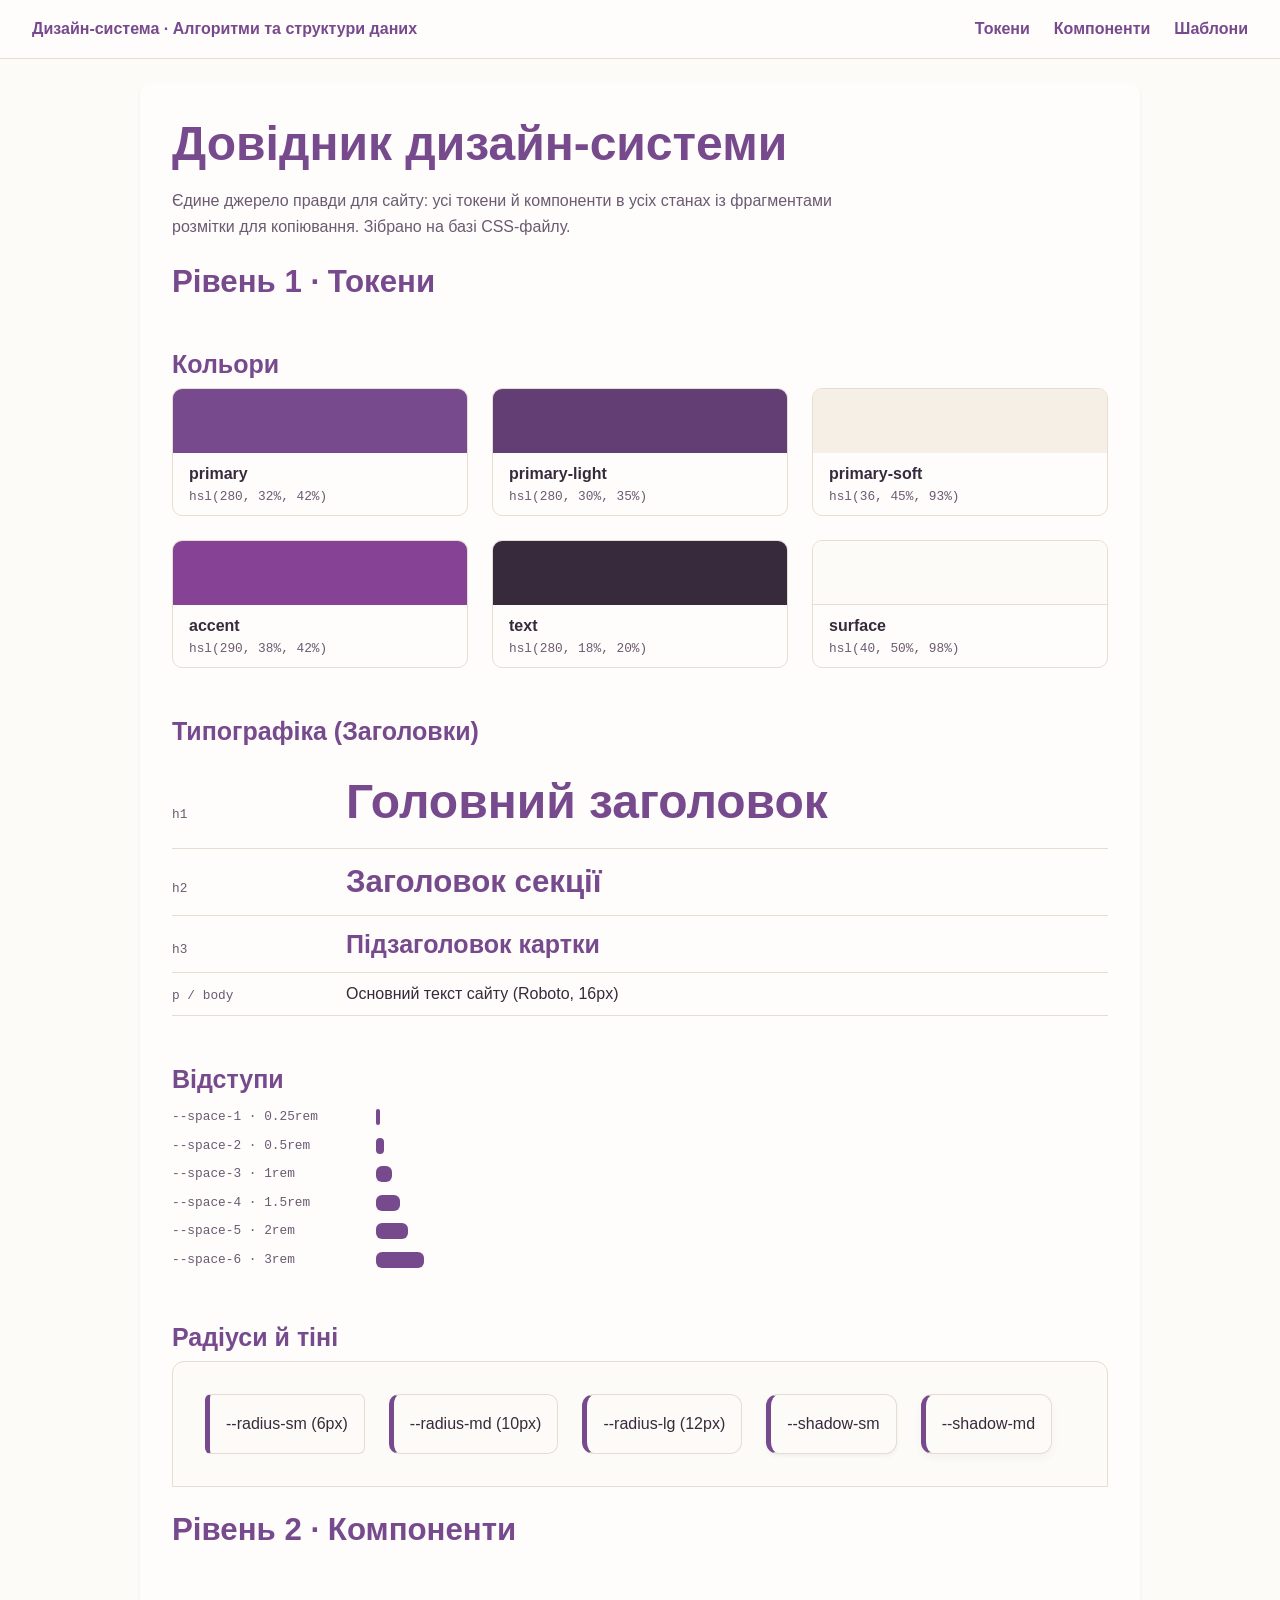
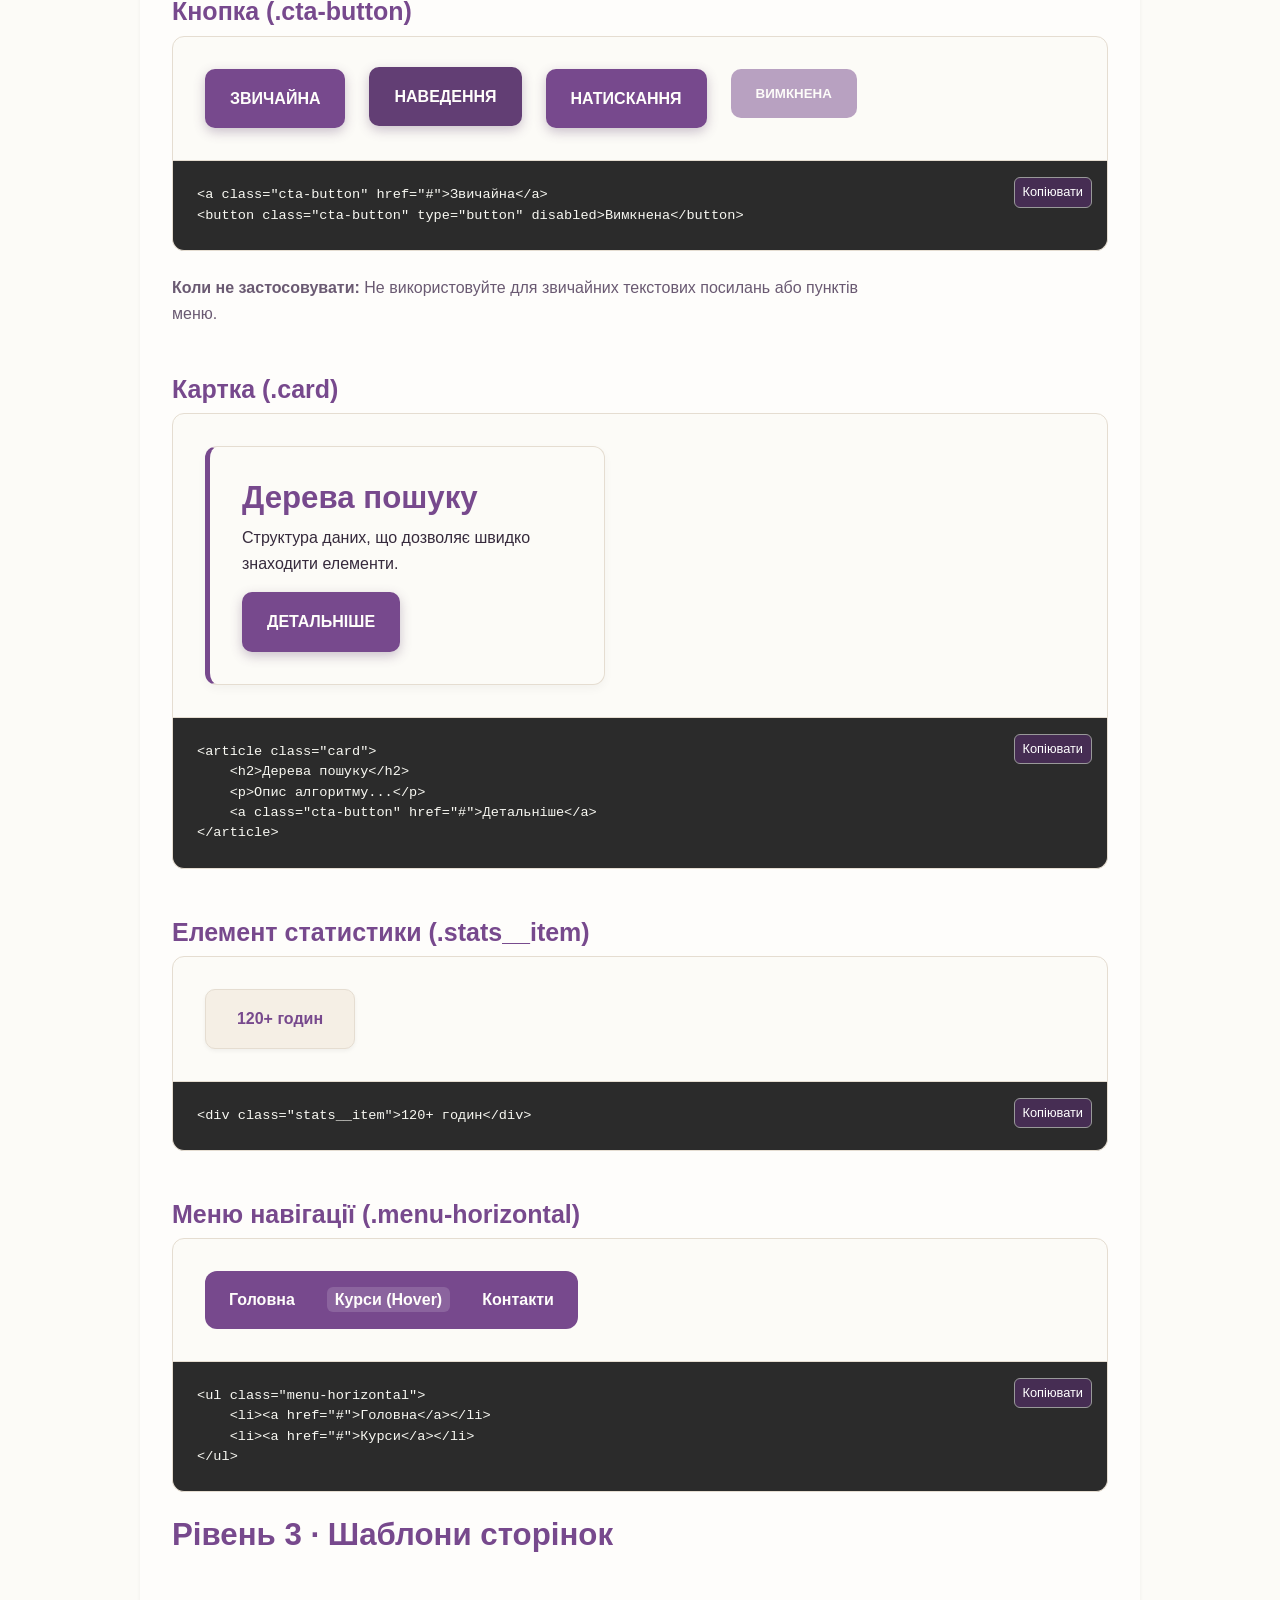
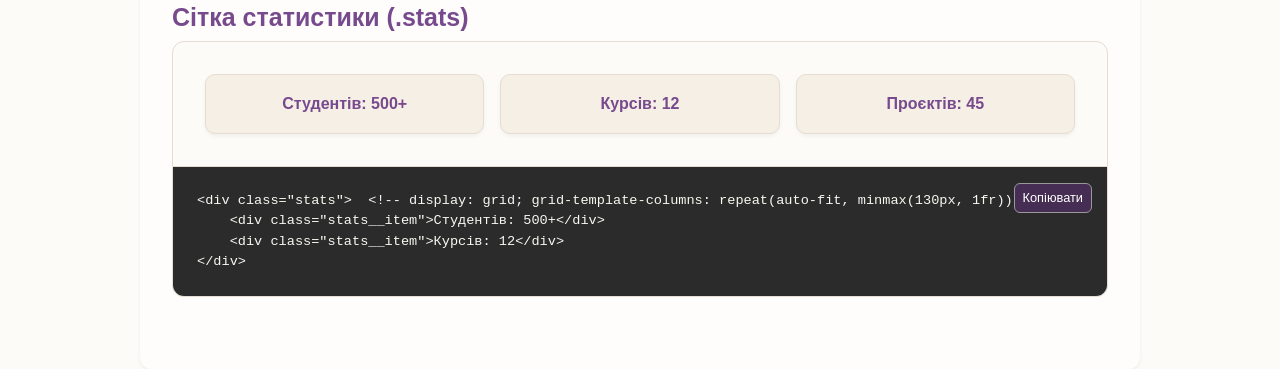
<file: styleguide.html>
<!doctype html>
<html lang="uk">
<head>
<meta charset="utf-8">
<meta name="viewport" content="width=device-width, initial-scale=1">
<title>Дизайн-система – Алгоритми та структури даних</title>
<style>


:root {
    --color-primary: hsl(280, 32%, 42%);       
    --color-primary-light: hsl(280, 30%, 35%); 
    --color-primary-soft: hsl(36, 45%, 93%);   
    --color-text: hsl(280, 18%, 20%);          
    --color-text-muted: hsl(280, 12%, 40%);    
    --color-surface: hsl(40, 50%, 98%);        
    --color-accent: hsl(290, 38%, 42%);         
    --color-border: hsl(35, 28%, 86%);
    --color-border-dark: hsl(280, 15%, 76%);
    --color-input-border: hsl(280, 18%, 65%);
    --color-white: hsl(40, 50%, 99%);

    --space-1: 0.25rem; 
    --space-2: 0.5rem;  
    --space-3: 1rem;    
    --space-4: 1.5rem;  
    --space-5: 2rem;    
    --space-6: 3rem;    
    
    --radius-sm: 6px;
    --radius-md: 10px;
    --radius-lg: 12px;
    --shadow-sm: 0 2px 4px rgb(0 0 0 / 5%);
    --shadow-md: 0 4px 10px rgb(0 0 0 / 4%);
    
    --z-header: 10;
}

*, *::before, *::after { box-sizing: border-box; }

body {

    font-family: "Roboto", "Segoe UI", "Helvetica Neue", Arial, sans-serif;
    font-size: 1rem;
    line-height: 1.6;
    color: var(--color-text);
    background-color: var(--color-surface);
    margin: 0;
}

h1, h2, h3 { color: var(--color-primary); font-weight: 700; margin-top: 0; }
h1 { font-size: clamp(1.75rem, 1.2rem + 2.5vw, 3rem); line-height: 1.2; margin-bottom: var(--space-3); }
h2 { font-size: 1.953rem; line-height: 1.2; margin-top: var(--space-4); margin-bottom: var(--space-2); }
h3 { font-size: 1.563rem; line-height: 1.25; margin-top: var(--space-3); margin-bottom: var(--space-2); }
p { margin-top: 0; margin-bottom: var(--space-3); }

/* Компоненти */
.cta-button {
    display: inline-block;
    text-align: center;
    padding: var(--space-3) var(--space-4);
    background: var(--color-primary);
    color: var(--color-white);
    border: 1px solid transparent;
    border-radius: var(--radius-md);
    text-decoration: none;
    font-weight: 700;
    text-transform: uppercase;
    box-shadow: 0 4px 12px rgb(91, 61, 103, 0.3);
    transition: background-color 0.2s ease, transform 0.2s ease;
    cursor: pointer;
}
.cta-button:hover, .cta-button.is-hover { background: var(--color-primary-light); transform: translateY(-2px); }
.cta-button:active, .cta-button.is-active { transform: translateY(0); }
.cta-button:disabled { opacity: 0.5; cursor: not-allowed; transform: none; box-shadow: none; }

.card {
    background: var(--color-surface);
    padding: var(--space-5);
    border: 1px solid var(--color-border);
    border-left: 5px solid var(--color-primary); 
    border-radius: var(--radius-lg);
    box-shadow: var(--shadow-md);
    transition: box-shadow 0.2s ease, transform 0.2s ease;
}
.card h2:first-child { margin-top: 0; }
.card:hover { box-shadow: 0 8px 20px rgb(0 0 0 / 10%); transform: translateY(-2px); }

.stats__item {
    background: var(--color-primary-soft);
    color: var(--color-primary);
    padding: var(--space-3);
    border-radius: var(--radius-md);
    font-weight: 700;
    text-align: center;
    border: 1px solid var(--color-border);
    box-shadow: var(--shadow-sm);
}

.menu-horizontal {
    display: flex; flex-wrap: wrap; gap: var(--space-2) var(--space-4);
    list-style: none; margin: 0; padding: 0;
    background: var(--color-primary); padding: var(--space-3); border-radius: var(--radius-lg);
}
.menu-horizontal a {
    color: var(--color-white); font-weight: 600; text-decoration: none;
    padding: var(--space-1) var(--space-2); border-radius: var(--radius-sm); transition: background-color 0.2s;
}
.menu-horizontal a:hover, .menu-horizontal a.is-hover { background-color: rgba(255, 255, 255, 0.15); }


/* =======================================================================
   СЛУЖБОВІ СТИЛІ СТОРІНКИ-ДОВІДНИКА
   ======================================================================= */
.sg-skip { position: absolute; left: -999px; top: 0; background: var(--color-primary); color: #fff; padding: var(--space-sm) var(--space-md); z-index: 100; }
.sg-skip:focus { left: var(--space-3); top: var(--space-3); }

.sg-header {
    position: sticky; top: 0; z-index: var(--z-header);
    display: flex; flex-wrap: wrap; gap: var(--space-4);
    align-items: center; justify-content: space-between;
    padding: var(--space-3) var(--space-5);
    background: var(--color-white);
    border-bottom: 1px solid var(--color-border);
}
.sg-header strong { color: var(--color-primary); }
.sg-nav { display: flex; flex-wrap: wrap; gap: var(--space-4); }
.sg-nav a { text-decoration: none; color: var(--color-primary); font-weight: 600; }
.sg-nav a:hover { text-decoration: underline; }

.sg-main { max-width: 1000px; margin-inline: auto; padding: var(--space-5) var(--space-5) var(--space-6); background: var(--color-white); box-shadow: var(--shadow-sm); margin-top: var(--space-4); border-radius: var(--radius-lg); }
.sg-lead { color: var(--color-text-muted); max-width: 80ch; }

.sg-item { margin-top: var(--space-6); }
.sg-preview {
    display: flex; flex-wrap: wrap; gap: var(--space-4); align-items: flex-start;
    padding: var(--space-5);
    border: 1px solid var(--color-border);
    border-radius: var(--radius-lg) var(--radius-lg) 0 0;
    background: var(--color-surface);
}

.sg-code { position: relative; margin: 0 0 var(--space-4); }
.sg-code pre {
    margin: 0; overflow-x: auto;
    padding: var(--space-4); padding-right: 120px;
    border: 1px solid var(--color-border); border-top: none;
    border-radius: 0 0 var(--radius-lg) var(--radius-lg);
    background: #2b2b2b; color: #f8f8f2;
    font-family: "Fira Code", Consolas, monospace; font-size: 0.85rem; line-height: 1.5;
}
.sg-copy {
    position: absolute; top: var(--space-3); right: var(--space-3);
    padding: var(--space-1) var(--space-2);
    border: 1px solid hsl(0 0% 60%); border-radius: var(--radius-sm);
    background: hsl(280 30% 25%); color: #fff;
    font: inherit; font-size: 0.8rem; cursor: pointer;
}
.sg-copy:hover { background: hsl(280 30% 35%); }

.sg-swatches { display: grid; grid-template-columns: repeat(auto-fit, minmax(220px, 1fr)); gap: var(--space-4); list-style: none; padding: 0; margin: 0; }
.sg-swatch { border: 1px solid var(--color-border); border-radius: var(--radius-md); overflow: hidden; background: var(--color-white); }
.sg-swatch .chip { height: 64px; }
.sg-swatch .meta { padding: var(--space-2) var(--space-3); }
.sg-swatch code { font-family: "Fira Code", monospace; font-size: 0.8rem; color: var(--color-text-muted); display: block; }

.sg-scale { list-style: none; padding: 0; margin: 0; }
.sg-scale li { display: flex; align-items: baseline; gap: var(--space-4); padding: var(--space-2) 0; border-bottom: 1px solid var(--color-border); }
.sg-scale .tag { flex: 0 0 150px; font-family: "Fira Code", monospace; font-size: 0.8rem; color: var(--color-text-muted); }

.sg-spaces { list-style: none; padding: 0; margin: 0; }
.sg-spaces li { display: flex; align-items: center; gap: var(--space-4); padding: var(--space-1) 0; }
.sg-spaces .bar { height: 16px; background: var(--color-primary); border-radius: var(--radius-sm); }
.sg-spaces code { font-family: "Fira Code", monospace; font-size: 0.8rem; color: var(--color-text-muted); flex: 0 0 180px; }
</style>
</head>
<body>

<a class="sg-skip" href="#main">Перейти до вмісту</a>

<header class="sg-header">
    <strong>Дизайн-система · Алгоритми та структури даних</strong>
    <nav class="sg-nav" aria-label="Розділи довідника">
        <a href="#tokens">Токени</a>
        <a href="#components">Компоненти</a>
        <a href="#templates">Шаблони</a>
    </nav>
</header>

<main class="sg-main" id="main">
    <h1>Довідник дизайн-системи</h1>
    <p class="sg-lead">Єдине джерело правди для сайту: усі токени й компоненти в усіх станах із фрагментами розмітки для копіювання. Зібрано на базі CSS-файлу.</p>

    <!-- РІВЕНЬ 1: ТОКЕНИ -->
    <section id="tokens" aria-labelledby="tokens-h">
        <h2 id="tokens-h">Рівень 1 · Токени</h2>

        <div class="sg-item">
            <h3>Кольори</h3>
            <ul class="sg-swatches">
                <li class="sg-swatch">
                    <div class="chip" style="background: var(--color-primary);"></div>
                    <div class="meta"><strong>primary</strong><code>hsl(280, 32%, 42%)</code></div>
                </li>
                <li class="sg-swatch">
                    <div class="chip" style="background: var(--color-primary-light);"></div>
                    <div class="meta"><strong>primary-light</strong><code>hsl(280, 30%, 35%)</code></div>
                </li>
                <li class="sg-swatch">
                    <div class="chip" style="background: var(--color-primary-soft);"></div>
                    <div class="meta"><strong>primary-soft</strong><code>hsl(36, 45%, 93%)</code></div>
                </li>
                <li class="sg-swatch">
                    <div class="chip" style="background: var(--color-accent);"></div>
                    <div class="meta"><strong>accent</strong><code>hsl(290, 38%, 42%)</code></div>
                </li>
                <li class="sg-swatch">
                    <div class="chip" style="background: var(--color-text);"></div>
                    <div class="meta"><strong>text</strong><code>hsl(280, 18%, 20%)</code></div>
                </li>
                <li class="sg-swatch">
                    <div class="chip" style="background: var(--color-surface); border-bottom: 1px solid var(--color-border);"></div>
                    <div class="meta"><strong>surface</strong><code>hsl(40, 50%, 98%)</code></div>
                </li>
            </ul>
        </div>

        <div class="sg-item">
            <h3>Типографіка (Заголовки)</h3>
            <ul class="sg-scale">
                <li><span class="tag">h1</span><span style="font-size: clamp(1.75rem, 1.2rem + 2.5vw, 3rem); font-weight: 700; color: var(--color-primary);">Головний заголовок</span></li>
                <li><span class="tag">h2</span><span style="font-size: 1.953rem; font-weight: 700; color: var(--color-primary);">Заголовок секції</span></li>
                <li><span class="tag">h3</span><span style="font-size: 1.563rem; font-weight: 700; color: var(--color-primary);">Підзаголовок картки</span></li>
                <li><span class="tag">p / body</span><span style="font-size: 1rem; color: var(--color-text);">Основний текст сайту (Roboto, 16px)</span></li>
            </ul>
        </div>

        <div class="sg-item">
            <h3>Відступи</h3>
            <ul class="sg-spaces">
                <li><code>--space-1 · 0.25rem</code><span class="bar" style="width: 4px;"></span></li>
                <li><code>--space-2 · 0.5rem</code><span class="bar" style="width: 8px;"></span></li>
                <li><code>--space-3 · 1rem</code><span class="bar" style="width: 16px;"></span></li>
                <li><code>--space-4 · 1.5rem</code><span class="bar" style="width: 24px;"></span></li>
                <li><code>--space-5 · 2rem</code><span class="bar" style="width: 32px;"></span></li>
                <li><code>--space-6 · 3rem</code><span class="bar" style="width: 48px;"></span></li>
            </ul>
        </div>

        <div class="sg-item">
            <h3>Радіуси й тіні</h3>
            <div class="sg-preview">
                <div class="card" style="box-shadow: none; border-radius: var(--radius-sm); padding: var(--space-3);">--radius-sm (6px)</div>
                <div class="card" style="box-shadow: none; border-radius: var(--radius-md); padding: var(--space-3);">--radius-md (10px)</div>
                <div class="card" style="box-shadow: none; border-radius: var(--radius-lg); padding: var(--space-3);">--radius-lg (12px)</div>
                <div class="card" style="box-shadow: var(--shadow-sm); padding: var(--space-3);">--shadow-sm</div>
                <div class="card" style="box-shadow: var(--shadow-md); padding: var(--space-3);">--shadow-md</div>
            </div>
        </div>
    </section>

    <!-- РІВЕНЬ 2: КОМПОНЕНТИ -->
    <section id="components" aria-labelledby="components-h">
        <h2 id="components-h">Рівень 2 · Компоненти</h2>

        <div class="sg-item">
            <h3>Кнопка (.cta-button)</h3>
            <div class="sg-preview">
                <a class="cta-button" href="#components">Звичайна</a>
                <a class="cta-button is-hover" href="#components">Наведення</a>
                <a class="cta-button is-active" href="#components">Натискання</a>
                <button class="cta-button" type="button" disabled>Вимкнена</button>
            </div>
            <div class="sg-code">
                <button class="sg-copy" type="button">Копіювати</button>
<pre><code>&lt;a class="cta-button" href="#"&gt;Звичайна&lt;/a&gt;
&lt;button class="cta-button" type="button" disabled&gt;Вимкнена&lt;/button&gt;</code></pre>
            </div>
            <p class="sg-lead"><strong>Коли не застосовувати:</strong> Не використовуйте для звичайних текстових посилань або пунктів меню.</p>
        </div>

        <div class="sg-item">
            <h3>Картка (.card)</h3>
            <div class="sg-preview">
                <article class="card" style="max-width: 400px;">
                    <h2>Дерева пошуку</h2>
                    <p>Структура даних, що дозволяє швидко знаходити елементи.</p>
                    <a class="cta-button" href="#components">Детальніше</a>
                </article>
            </div>
            <div class="sg-code">
                <button class="sg-copy" type="button">Копіювати</button>
<pre><code>&lt;article class="card"&gt;
    &lt;h2&gt;Дерева пошуку&lt;/h2&gt;
    &lt;p&gt;Опис алгоритму...&lt;/p&gt;
    &lt;a class="cta-button" href="#"&gt;Детальніше&lt;/a&gt;
&lt;/article&gt;</code></pre>
            </div>
        </div>

        <div class="sg-item">
            <h3>Елемент статистики (.stats__item)</h3>
            <div class="sg-preview">
                <div class="stats__item" style="width: 150px;">
                    120+ годин
                </div>
            </div>
            <div class="sg-code">
                <button class="sg-copy" type="button">Копіювати</button>
<pre><code>&lt;div class="stats__item"&gt;120+ годин&lt;/div&gt;</code></pre>
            </div>
        </div>

        <div class="sg-item">
            <h3>Меню навігації (.menu-horizontal)</h3>
            <div class="sg-preview" style="width: 100%;">
                <ul class="menu-horizontal">
                    <li><a href="#components">Головна</a></li>
                    <li><a class="is-hover" href="#components">Курси (Hover)</a></li>
                    <li><a href="#components">Контакти</a></li>
                </ul>
            </div>
            <div class="sg-code">
                <button class="sg-copy" type="button">Копіювати</button>
<pre><code>&lt;ul class="menu-horizontal"&gt;
    &lt;li&gt;&lt;a href="#"&gt;Головна&lt;/a&gt;&lt;/li&gt;
    &lt;li&gt;&lt;a href="#"&gt;Курси&lt;/a&gt;&lt;/li&gt;
&lt;/ul&gt;</code></pre>
            </div>
        </div>
    </section>

    <!-- РІВЕНЬ 3: ШАБЛОНИ -->
    <section id="templates" aria-labelledby="templates-h">
        <h2 id="templates-h">Рівень 3 · Шаблони сторінок</h2>
        <div class="sg-item">
            <h3>Сітка статистики (.stats)</h3>
            <div class="sg-preview" style="display: grid; grid-template-columns: repeat(auto-fit, minmax(130px, 1fr)); gap: var(--space-3); width: 100%;">
                <div class="stats__item">Студентів: 500+</div>
                <div class="stats__item">Курсів: 12</div>
                <div class="stats__item">Проєктів: 45</div>
            </div>
            <div class="sg-code">
                <button class="sg-copy" type="button">Копіювати</button>
<pre><code>&lt;div class="stats"&gt;  &lt;!-- display: grid; grid-template-columns: repeat(auto-fit, minmax(130px, 1fr)); --&gt;
    &lt;div class="stats__item"&gt;Студентів: 500+&lt;/div&gt;
    &lt;div class="stats__item"&gt;Курсів: 12&lt;/div&gt;
&lt;/div&gt;</code></pre>
            </div>
        </div>
    </section>
</main>

<script>
document.querySelectorAll('.sg-copy').forEach(function (btn) {
    btn.addEventListener('click', function () {
        const code = btn.closest('.sg-code').querySelector('code').innerText;
        const done = function (msg) {
            const old = btn.textContent;
            btn.textContent = msg;
            setTimeout(function () { btn.textContent = old; }, 1500);
        };
        try {
            navigator.clipboard.writeText(code).then(function () { done('Скопійовано'); },
                                                     function () { done('Виділіть вручну'); });
        } catch (e) {
            done('Виділіть вручну');
        }
    });
});
</script>
</body>
</html>
</file>
